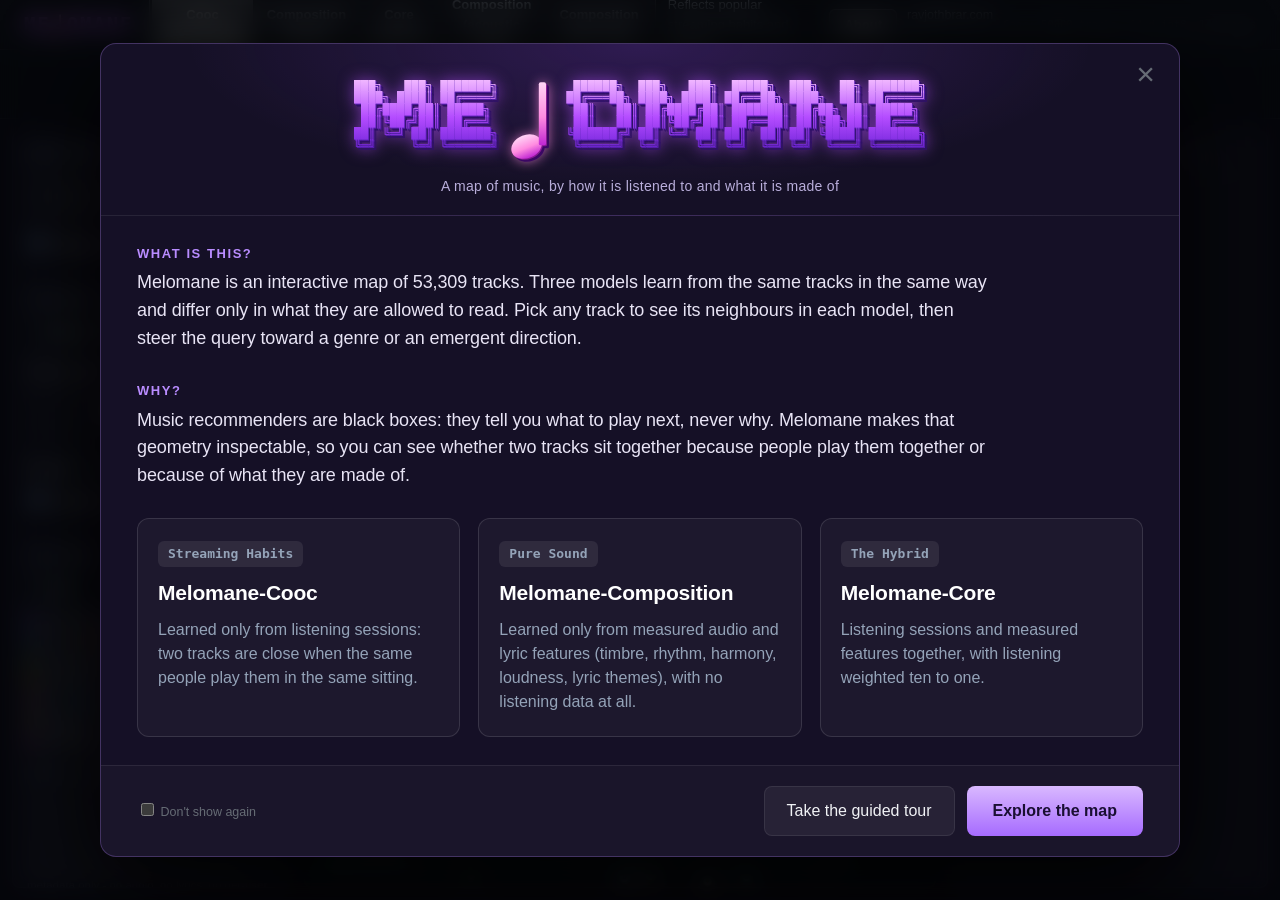
<file: site/index.html>
<!doctype html>
<html lang="en">
<head>
  <meta charset="utf-8">
  <meta name="viewport" content="width=device-width, initial-scale=1">
  <title>Melomane — a map of music</title>
  <meta name="theme-color" content="#1a0f33">
  <link rel="icon" href="favicon.svg" type="image/svg+xml">
  <meta name="description" content="Explore a music embedding where tracks are connected by what people listen to together and by what the tracks are made of, and steer it with spherical interpolation.">
  <link rel="canonical" href="https://ravjothbrar.com/melomane/">
  <meta property="og:type" content="website">
  <meta property="og:site_name" content="Melomane">
  <meta property="og:title" content="Melomane — a map of music">
  <meta property="og:description" content="Explore a music embedding where tracks are connected by what people listen to together and by what they are made of, and steer it with spherical interpolation.">
  <meta property="og:url" content="https://ravjothbrar.com/melomane/">
  <meta property="og:image" content="https://ravjothbrar.com/melomane/og.png">
  <meta property="og:image:width" content="1200">
  <meta property="og:image:height" content="630">
  <meta property="og:image:alt" content="Melomane: a colourful map of tens of thousands of tracks behind a purple pixel-block logo with a crotchet">
  <meta name="twitter:card" content="summary_large_image">
  <meta name="twitter:title" content="Melomane — a map of music">
  <meta name="twitter:description" content="Explore a music embedding where tracks are connected by what people listen to together and by what they are made of.">
  <meta name="twitter:image" content="https://ravjothbrar.com/melomane/og.png">
  <link rel="stylesheet" href="style.css">
</head>
<body>

  <!-- Large-screen gate: shown instead of the app on phones (see isPhoneLike in math.js); no data is fetched when it is shown -->
  <section id="device-gate" class="device-gate" hidden aria-labelledby="gate-title">
    <div class="gate-card">
      <span class="brand-title gate-brand" role="img" aria-label="Melomane"><span aria-hidden="true">ME</span><svg class="brand-note" viewBox="0 0 40 72" aria-hidden="true"><defs><linearGradient id="ng9" x1="0" y1="0" x2="0" y2="1"><stop offset="0" stop-color="#ffd6f6"/><stop offset=".55" stop-color="#ff8be0"/><stop offset="1" stop-color="#c026d3"/></linearGradient></defs><ellipse cx="15" cy="57" rx="13.5" ry="10" transform="rotate(-22 15 57)" fill="url(#ng9)"/><rect x="25.5" y="2" width="6.2" height="54" rx="1.6" fill="url(#ng9)"/></svg><span aria-hidden="true">OMANE</span></span>
      <h1 id="gate-title">Melomane needs a bigger screen</h1>
      <p>Melomane is an interactive map of tens of thousands of tracks, with labels and steering controls that do not fit on a phone. Open it on a <strong>tablet, laptop or desktop</strong> (an unfolded foldable works too).</p>
      <div class="gate-actions">
        <button id="gate-copy" type="button" class="btn-primary">Copy link to open on a bigger screen</button>
        <a class="gate-link" href="https://github.com/ravjothbrar/melomane" target="_blank" rel="noopener noreferrer">View the project on GitHub &rarr;</a>
      </div>
    </div>
  </section>

  <!-- Minimal Header (Cosmograph / Obsidian Style) -->
  <header class="top">
    <div class="brand">
      <span class="brand-title" role="img" aria-label="Melomane"><span aria-hidden="true">ME</span><svg class="brand-note" viewBox="0 0 40 72" aria-hidden="true"><defs><linearGradient id="ng3" x1="0" y1="0" x2="0" y2="1"><stop offset="0" stop-color="#ffd6f6"/><stop offset=".55" stop-color="#ff8be0"/><stop offset="1" stop-color="#c026d3"/></linearGradient></defs><ellipse cx="15" cy="57" rx="13.5" ry="10" transform="rotate(-22 15 57)" fill="url(#ng3)"/><rect x="25.5" y="2" width="6.2" height="54" rx="1.6" fill="url(#ng3)"/></svg><span aria-hidden="true">OMANE</span></span>
    </div>

    <!-- Model Switcher (Center) -->
    <div class="model-section">
      <div id="model-toggle" class="seg" role="radiogroup" aria-label="Model"></div>
      <div id="model-desc" class="model-desc"></div>
    </div>

    <!-- Actions (Right) -->
    <div class="top-actions">
      <button id="btn-open-guide" type="button" class="btn-top-about">About</button>
      <a href="https://ravjothbrar.com" target="_blank" rel="noopener noreferrer" class="creator-badge" title="Visit Ravjoth Brar's Website">ravjothbrar.com ↗</a>
      <span id="status" class="status" role="status" aria-live="polite"></span>
    </div>
  </header>

  <!-- Big Emphasised Search Bar (A Step Lower) -->
  <div class="search-strip">
    <div class="search-wrap">
      <div class="search-input-box">
        <svg class="search-icon" width="16" height="16" viewBox="0 0 24 24" fill="none" stroke="currentColor" stroke-width="2" stroke-linecap="round" stroke-linejoin="round" aria-hidden="true"><circle cx="11" cy="11" r="8"></circle><line x1="21" y1="21" x2="16.65" y2="16.65"></line></svg>
        <input id="seed-search" type="search" placeholder="Search tracks or artists…" autocomplete="off" aria-label="Search for a seed track">
        <span class="search-badge-kbd">/</span>
      </div>
      <ul id="seed-suggest" class="suggest" role="listbox" aria-label="Matching tracks"></ul>
    </div>
  </div>

  <!-- Minimal Floating Tour Pill -->
  <div id="tour-banner" class="tour-pill" hidden>
    <span id="tour-step-badge" class="tour-badge">Step 1 of 4</span>
    <span id="tour-step-title" style="display:none;"></span>
    <span id="tour-step-text" class="tour-text">Loading the guided tour…</span>
    <button id="tour-action-btn" type="button" class="btn-tour-action">Next →</button>
    <button id="tour-prev-btn" type="button" class="btn-tour-nav" style="display:none;">Back</button>
    <button id="tour-next-btn" type="button" class="btn-tour-nav" style="display:none;">Next</button>
    <button id="tour-exit-btn" type="button" class="btn-tour-close" aria-label="Close tutorial">&times;</button>
  </div>

  <div id="error" class="error" hidden></div>
  <noscript><p class="error">The explorer needs JavaScript and WebGL2.</p></noscript>

  <!-- Main 3-Column Interface -->
  <main id="app">
    <!-- Controls Column (Left) -->
    <aside class="panel controls" aria-label="Controls">
      <section>
        <h2>Seed Track</h2>
        <div id="seed-card" class="card muted">Click any point on the graph or search above.</div>
        <div class="row" style="margin-top: 10px;">
          <label class="check"><input id="show-artists" type="checkbox" checked> Floating Artist Labels</label>
        </div>
      </section>

      <section>
        <h2>Steering (SLERP)</h2>
        <div class="row">
          <select id="pole-select" aria-label="Pole to add"></select>
          <button id="pole-add" type="button" class="btn-subtle">+ Add</button>
        </div>
        <ul id="pole-chips" class="chips" aria-label="Selected poles"></ul>

        <label class="slider">
          <div class="slider-header">
            <span>Rotation Angle &theta;</span>
            <span class="slider-val"><output id="theta-out">30</output>&deg; <span id="theta-cos" class="muted"></span></span>
          </div>
          <div class="slider-desc" id="theta-desc">(Subtle Fusion)</div>
          <input id="theta" type="range" min="0" max="90" step="1" value="30" aria-label="Angle theta in degrees">
        </label>
        <div class="slider-ticks">
          <span>0&deg; Exact</span>
          <span>30&deg; Blend</span>
          <span>60&deg; Bold</span>
          <span>90&deg; Shift</span>
        </div>

        <div class="row" style="margin-top: 14px;">
          <label>Results <select id="k-select" aria-label="Number of results"><option>5</option><option selected>10</option><option>20</option><option>50</option></select></label>
          <label class="check"><input id="exclude-artist" type="checkbox" checked> Exclude same artist</label>
        </div>
      </section>

      <section>
        <h2>Color By</h2>
        <select id="color-by" aria-label="Colour points by">
          <option value="category">Genre</option>
          <option value="mode">Emergent Audio Mode (FastICA)</option>
          <option value="year">Release Year</option>
        </select>
        <div id="legend" class="legend"></div>
      </section>

      <div class="settings-attribution" style="margin-top: auto; padding-top: 14px; border-top: 1px solid var(--line);">
        <h2>Data & Licence</h2>
        <span id="attribution" class="attribution muted" style="font-size: 11.5px; line-height: 1.5; display: block;">Derived from Music4All-Onion (Moscati et al., CIKM 2022, doi:10.1145/3511808.3557656; Zenodo), licensed CC BY 4.0. Listening behaviour in that dataset is Last.fm-derived. This release contains derived embeddings and metadata only - no audio, no lyrics, no per-user data. Licence: CC BY 4.0.</span>
      </div>
    </aside>

    <!-- Center 2D UMAP Galaxy Stage (Cosmograph / Obsidian Style) -->
    <div id="stage" class="stage">
      <div id="splash" class="splash" aria-hidden="true"><div class="logo-wrap logo-sm" role="img" aria-label="Melomane"><pre class="logo" aria-hidden="true">██      ██  ██████████
████  ████  ██
██  ██  ██  ██
██  ██  ██  ████████
██      ██  ██
██      ██  ██
██      ██  ██████████</pre><svg class="logo-note" viewBox="0 0 40 72" aria-hidden="true"><defs><linearGradient id="ng2" x1="0" y1="0" x2="0" y2="1"><stop offset="0" stop-color="#ffd6f6"/><stop offset=".55" stop-color="#ff8be0"/><stop offset="1" stop-color="#c026d3"/></linearGradient></defs><ellipse cx="15" cy="57" rx="13.5" ry="10" transform="rotate(-22 15 57)" fill="url(#ng2)"/><rect x="25.5" y="2" width="6.2" height="54" rx="1.6" fill="url(#ng2)"/></svg><pre class="logo" aria-hidden="true">  ██████    ██      ██      ██      ██      ██  ██████████
██      ██  ████  ████    ██  ██    ████    ██  ██
██      ██  ██  ██  ██  ██      ██  ████    ██  ██
██      ██  ██  ██  ██  ██      ██  ██  ██  ██  ████████
██      ██  ██      ██  ██████████  ██    ████  ██
██      ██  ██      ██  ██      ██  ██    ████  ██
  ██████    ██      ██  ██      ██  ██      ██  ██████████</pre></div><span id="splash-msg">Loading the map…</span></div>
      <canvas id="map" role="img" aria-label="2-D map of tracks (UMAP, visualisation only)"></canvas>
      <canvas id="overlay" aria-hidden="true"></canvas>
      <div id="tooltip" class="tooltip" hidden></div>
      <div class="zoom">
        <button id="zoom-in" type="button" aria-label="Zoom in" title="Zoom in">+</button>
        <button id="zoom-out" type="button" aria-label="Zoom out" title="Zoom out">&minus;</button>
        <button id="zoom-reset" type="button" aria-label="Reset view" title="Reset view">&#8962;</button>
      </div>
      <div id="map-legend" class="map-legend" aria-label="Colour legend"></div>
      <div class="hint">Drag to navigate &bull; Scroll wheel to zoom &bull; Click any point to select</div>
    </div>

    <!-- Results Column (Right) -->
    <aside class="panel side" aria-label="Results">
      <div class="tabs" role="tablist">
        <button id="tab-results" role="tab" aria-selected="true" type="button">Steered Tracks</button>
        <button id="tab-modes" role="tab" aria-selected="false" type="button">Mode Atlas</button>
      </div>
      <div id="panel-results">
        <p id="results-head" class="muted" style="margin-top:0; font-size:12px;">No seed yet.</p>
        <ol id="results" class="results"></ol>
      </div>
      <div id="panel-modes" hidden>
        <input id="mode-filter" type="search" placeholder="Filter emergent modes..." aria-label="Filter modes">
        <ul id="mode-list" class="modes"></ul>
        <div id="mode-detail" class="card"></div>
      </div>
    </aside>
  </main>

  <!-- ===================================================================== -->
  <!-- MINIMALIST WELCOME & ABOUT MODAL                                     -->
  <!-- ===================================================================== -->
  <div id="welcome-modal" class="modal-backdrop">
    <div class="minimal-window" role="dialog" aria-modal="true" aria-labelledby="welcome-title">
      <button id="close-welcome" class="btn-close-window" aria-label="Close window">&times;</button>

      <div class="modal-brand">
        <div class="logo-wrap " role="img" aria-label="Melomane"><pre class="logo" aria-hidden="true">███╗   ███╗ ███████╗
████╗ ████║ ██╔════╝
██╔████╔██║ █████╗
██║╚██╔╝██║ ██╔══╝
██║ ╚═╝ ██║ ███████╗
╚═╝     ╚═╝ ╚══════╝</pre><svg class="logo-note" viewBox="0 0 40 72" aria-hidden="true"><defs><linearGradient id="ng1" x1="0" y1="0" x2="0" y2="1"><stop offset="0" stop-color="#ffd6f6"/><stop offset=".55" stop-color="#ff8be0"/><stop offset="1" stop-color="#c026d3"/></linearGradient></defs><ellipse cx="15" cy="57" rx="13.5" ry="10" transform="rotate(-22 15 57)" fill="url(#ng1)"/><rect x="25.5" y="2" width="6.2" height="54" rx="1.6" fill="url(#ng1)"/></svg><pre class="logo" aria-hidden="true"> ██████╗  ███╗   ███╗  █████╗  ███╗   ██╗ ███████╗
██╔═══██╗ ████╗ ████║ ██╔══██╗ ████╗  ██║ ██╔════╝
██║   ██║ ██╔████╔██║ ███████║ ██╔██╗ ██║ █████╗
██║   ██║ ██║╚██╔╝██║ ██╔══██║ ██║╚██╗██║ ██╔══╝
╚██████╔╝ ██║ ╚═╝ ██║ ██║  ██║ ██║ ╚████║ ███████╗
 ╚═════╝  ╚═╝     ╚═╝ ╚═╝  ╚═╝ ╚═╝  ╚═══╝ ╚══════╝</pre></div>
        <p id="welcome-title" class="logo-tag">A map of music, by how it is listened to and what it is made of</p>
      </div>

      <div class="modal-body">
        <section class="modal-section">
          <h3>What is this?</h3>
          <p>Melomane is an interactive map of <span data-fill="n_vocab">…</span> tracks. Three models learn from the same tracks in the same way and differ only in what they are allowed to read. Pick any track to see its neighbours in each model, then steer the query toward a genre or an emergent direction.</p>
        </section>

        <section class="modal-section">
          <h3>Why?</h3>
          <p>Music recommenders are black boxes: they tell you what to play next, never why. Melomane makes that geometry inspectable, so you can see whether two tracks sit together because people play them together or because of what they are made of.</p>
        </section>

        <div class="modal-models-grid">
          <div class="modal-model-card">
            <span class="model-pill">Streaming Habits</span>
            <strong class="model-card-title">Melomane-Cooc</strong>
            <p class="model-card-desc">Learned only from listening sessions: two tracks are close when the same people play them in the same sitting.</p>
          </div>
          <div class="modal-model-card">
            <span class="model-pill">Pure Sound</span>
            <strong class="model-card-title">Melomane-Composition</strong>
            <p class="model-card-desc">Learned only from measured audio and lyric features (timbre, rhythm, harmony, loudness, lyric themes), with no listening data at all.</p>
          </div>
          <div class="modal-model-card">
            <span class="model-pill">The Hybrid</span>
            <strong class="model-card-title">Melomane-Core</strong>
            <p class="model-card-desc">Listening sessions and measured features together, with listening weighted ten to one.</p>
          </div>
        </div>
      </div>

      <div class="window-footer">
        <label class="check" style="font-size: 12.5px; color: var(--muted); cursor: pointer;">
          <input id="dont-show-welcome" type="checkbox"> Don't show again
        </label>
        <div class="window-footer-right">
          <button id="btn-start-ts-demo" type="button" class="btn-subtle">Take the guided tour</button>
          <button id="btn-explore-now" type="button" class="btn-primary">Explore the map</button>
        </div>
      </div>
    </div>
  </div>

  <script type="module" src="explorer.js"></script>
</body>
</html>
</file>
<file: site/style.css>
:root {
  --bg: #0e0c18;
  --panel: rgba(24, 24, 40, 0.92);
  --panel-solid: #171b26;
  --panel-hover: #1e2330;
  --fg: #f0f2f5;
  --fg-dim: #9aa0a6;
  --muted: #666c75;
  --line: rgba(255, 255, 255, 0.08);
  --line-light: rgba(255, 255, 255, 0.15);
  --accent: #b98cff;
  --brand-1: #f0b6ff;
  --brand-2: #b44cff;
  --brand-3: #6b21d6;
  --brand-note: #ff8be0;
  --accent-fg: #08090c;
  --radius-sm: 5px;
  --radius: 8px;
  --radius-lg: 12px;
  --gap: 12px;
  --font-sans: -apple-system, BlinkMacSystemFont, "Segoe UI", Roboto, "Inter", sans-serif;
  --font-mono: ui-monospace, "SF Mono", "JetBrains Mono", Menlo, Consolas, monospace;
  color-scheme: dark;
}

* { box-sizing: border-box; }
html, body {
  height: 100%;
  margin: 0;
  padding: 0;
  background: var(--bg);
  color: var(--fg);
  font: 14px/1.5 var(--font-sans);
  -webkit-font-smoothing: antialiased;
}

body {
  display: flex;
  flex-direction: column;
  overflow: hidden;
}

/* Scrollbars */
::-webkit-scrollbar { width: 5px; height: 5px; }
::-webkit-scrollbar-track { background: transparent; }
::-webkit-scrollbar-thumb { background: rgba(255, 255, 255, 0.12); border-radius: 3px; }
::-webkit-scrollbar-thumb:hover { background: rgba(255, 255, 255, 0.24); }

/* Typography */
h1 { font-size: 16px; font-weight: 700; margin: 0; letter-spacing: -0.2px; }
h2 { font-size: 12px; font-weight: 700; text-transform: uppercase; letter-spacing: .08em; color: #94a3b8; margin: 0 0 8px; }
.muted { color: var(--muted); }

/* Top Header (Cosmograph / Obsidian Minimalist Style - Bright & Emphasised) */
.top {
  display: flex;
  align-items: center;
  justify-content: space-between;
  gap: 16px;
  padding: 8px 24px;
  background: #11141c;
  border-bottom: 1px solid var(--line);
  z-index: 25;
  height: 50px;
}
.brand {
  display: flex;
  align-items: baseline;
  gap: 8px;
  white-space: nowrap;
}
.brand-title {
  font-size: 18px;
  font-weight: 700;
  color: #fff;
  letter-spacing: -0.3px;
}

/* Model Toggle Segmented Control */
.model-section {
  display: flex;
  align-items: center;
  gap: 12px;
}
.seg {
  display: inline-flex;
  background: rgba(255, 255, 255, 0.06);
  border: 1px solid rgba(255, 255, 255, 0.16);
  border-radius: 6px;
  padding: 2px;
}
.seg button {
  border: 0;
  border-radius: 4px;
  background: transparent;
  color: #cbd5e1;
  font-size: 13px;
  font-weight: 600;
  padding: 5px 14px;
  cursor: pointer;
  transition: all 0.15s ease;
}
.seg button:hover {
  color: #fff;
}
.seg button[aria-checked="true"] {
  background: rgba(255, 255, 255, 0.22);
  color: #fff;
  font-weight: 700;
  box-shadow: 0 1px 4px rgba(0, 0, 0, 0.4);
}
.model-desc {
  font-size: 13px;
  font-weight: 500;
  color: #cbd5e1;
}

/* Dedicated Search Strip (A Step Lower - Bright Outline & Emphasised) */
.search-strip {
  display: flex;
  justify-content: center;
  align-items: center;
  padding: 10px 20px;
  background: #0d1017;
  border-bottom: 1px solid var(--line);
  z-index: 24;
}
.search-wrap {
  position: relative;
  width: 100%;
  max-width: 680px;
}
.search-input-box {
  width: 100%;
  height: 48px;
  display: flex;
  align-items: center;
  gap: 12px;
  background: rgba(26, 31, 44, 0.96);
  border: 1.5px solid rgba(255, 255, 255, 0.28);
  border-radius: 10px;
  padding: 0 18px;
  box-shadow: 0 0 16px rgba(185, 140, 255, 0.12), 0 4px 20px rgba(0, 0, 0, 0.7);
  transition: all 0.18s ease;
}
.search-input-box:hover {
  border-color: rgba(255, 255, 255, 0.8);
  box-shadow: 0 0 22px rgba(185, 140, 255, 0.22), 0 4px 24px rgba(0, 0, 0, 0.8);
}
.search-input-box:focus-within {
  border-color: #b98cff;
  background: #101524;
  box-shadow: 0 0 0 3px rgba(185, 140, 255, 0.35), 0 0 28px rgba(185, 140, 255, 0.4);
}
.search-icon {
  color: #94a3b8;
  flex-shrink: 0;
  width: 18px;
  height: 18px;
}
.search-input-box:focus-within .search-icon {
  color: #b98cff;
}
input[type="search"] {
  flex: 1;
  background: transparent;
  border: 0;
  outline: none;
  color: #fff;
  font-size: 15px;
  font-weight: 500;
  letter-spacing: -0.1px;
}
input[type="search"]::placeholder { color: #828a99; }
.search-badge-kbd {
  font-size: 12px;
  font-family: var(--font-mono);
  background: rgba(255, 255, 255, 0.12);
  border: 1px solid rgba(255, 255, 255, 0.22);
  border-radius: 5px;
  padding: 2px 8px;
  color: #fff;
  font-weight: 600;
}

/* Autocomplete Suggest Dropdown */
.suggest {
  position: absolute;
  top: calc(100% + 6px);
  left: 0;
  right: 0;
  background: #181c28;
  border: 1px solid rgba(255, 255, 255, 0.16);
  border-radius: 10px;
  box-shadow: 0 20px 50px rgba(0, 0, 0, 0.9);
  max-height: 380px;
  overflow-y: auto;
  z-index: 100;
  list-style: none;
  margin: 0;
  padding: 6px;
}
.suggest li button {
  width: 100%;
  text-align: left;
  background: transparent;
  border: 0;
  border-radius: 4px;
  padding: 6px 8px;
  font-size: 12px;
  color: var(--fg);
  cursor: pointer;
  display: block;
}
.suggest li button:hover {
  background: rgba(255, 255, 255, 0.08);
  color: #fff;
}

/* Top Actions */
.top-actions {
  display: flex;
  align-items: center;
  gap: 10px;
  margin-left: auto;
}
.btn-top-about {
  background: rgba(255, 255, 255, 0.1);
  border: 1px solid rgba(255, 255, 255, 0.28);
  color: #fff;
  font-size: 13px;
  font-weight: 600;
  padding: 5px 14px;
  border-radius: 6px;
  cursor: pointer;
  transition: all 0.15s ease;
}
.btn-top-about:hover {
  background: rgba(255, 255, 255, 0.2);
  border-color: rgba(255, 255, 255, 0.5);
  color: #fff;
}
.btn-nav {
  background: rgba(255, 255, 255, 0.05);
  border: 1px solid var(--line);
  color: var(--fg-dim);
  font-size: 12px;
  padding: 4px 10px;
  border-radius: 6px;
  cursor: pointer;
}
.btn-nav:hover {
  background: rgba(255, 255, 255, 0.09);
  color: #fff;
  border-color: var(--line-light);
}
.btn-ghost {
  background: transparent;
  border: 0;
  color: #cbd5e1;
  font-size: 12px;
  cursor: pointer;
  padding: 4px 8px;
}
.btn-ghost:hover { color: #fff; }
.creator-badge {
  font-size: 12.5px;
  text-decoration: none;
  color: #cbd5e1;
  font-weight: 500;
  transition: color 0.15s ease;
}
.creator-badge:hover { color: #fff; }
.status {
  font-size: 10.5px;
  font-family: var(--font-mono);
  color: var(--muted);
  white-space: nowrap;
}

/* Floating Tour Pill (Minimal Cosmograph Player Style) */
.tour-pill {
  position: absolute;
  top: 118px;
  left: 50%;
  transform: translateX(-50%);
  background: rgba(14, 16, 22, 0.96);
  backdrop-filter: blur(16px);
  -webkit-backdrop-filter: blur(16px);
  border: 1px solid rgba(255, 255, 255, 0.18);
  border-radius: 24px;
  padding: 6px 14px;
  display: flex;
  align-items: center;
  gap: 10px;
  font-size: 12px;
  box-shadow: 0 8px 30px rgba(0, 0, 0, 0.7);
  z-index: 20;
}
.tour-pill[hidden] {
  display: none !important;
}
.tour-badge {
  background: rgba(255, 255, 255, 0.1);
  color: #fff;
  font-size: 10px;
  font-family: var(--font-mono);
  font-weight: 600;
  padding: 2px 6px;
  border-radius: 10px;
}
.tour-text {
  color: #e2e8f0;
}
.btn-tour-action {
  background: #fff;
  color: #000;
  border: 0;
  border-radius: 14px;
  font-size: 11px;
  font-weight: 600;
  padding: 4px 10px;
  cursor: pointer;
}
.btn-tour-action:hover {
  background: #e2e8f0;
}
.btn-tour-close {
  background: transparent;
  border: 0;
  color: var(--muted);
  font-size: 15px;
  cursor: pointer;
  padding: 0 4px;
  line-height: 1;
}
.btn-tour-close:hover { color: #fff; }

/* Main Layout */
main {
  flex: 1;
  min-height: 0;
  display: grid;
  grid-template-columns: 280px minmax(0, 1fr) 320px;
  gap: var(--gap);
  padding: var(--gap);
}

/* Side Panels */
.panel {
  background: var(--panel);
  border: 1px solid var(--line);
  border-radius: var(--radius);
  padding: 12px 14px;
  overflow-y: auto;
  min-height: 0;
  display: flex;
  flex-direction: column;
}
.panel section + section {
  margin-top: 14px;
  padding-top: 14px;
  border-top: 1px solid var(--line);
}

/* Card */
.card {
  background: rgba(255, 255, 255, 0.03);
  border: 1px solid var(--line);
  border-radius: var(--radius-sm);
  padding: 8px 10px;
  font-size: 12px;
}
.card strong {
  display: block;
  font-size: 13px;
  color: #fff;
  margin-bottom: 2px;
}

/* Steer Slider */
.slider { display: block; margin: 8px 0 4px; }
.slider-header { display: flex; justify-content: space-between; font-size: 12px; font-weight: 500; }
.slider-val { font-family: var(--font-mono); color: #fff; font-weight: 600; }
.slider-desc { color: var(--muted); font-size: 11px; margin-top: 2px; }
input[type="range"] {
  -webkit-appearance: none;
  appearance: none;
  width: 100%;
  height: 4px;
  border-radius: 2px;
  background: rgba(255, 255, 255, 0.1);
  outline: none;
  margin: 8px 0;
}
input[type="range"]::-webkit-slider-thumb {
  -webkit-appearance: none;
  appearance: none;
  width: 13px;
  height: 13px;
  border-radius: 50%;
  background: #fff;
  cursor: pointer;
}
.slider-ticks {
  display: flex;
  justify-content: space-between;
  font-size: 10px;
  color: var(--muted);
  font-family: var(--font-mono);
}

/* Inputs & Form Rows */
.row { display: flex; gap: 6px; align-items: center; margin: 6px 0; flex-wrap: wrap; }
.row select { flex: 1; min-width: 0; }
button {
  font: inherit;
  color: var(--fg);
  background: rgba(255, 255, 255, 0.04);
  border: 1px solid var(--line);
  border-radius: var(--radius-sm);
  padding: 5px 8px;
  font-size: 12px;
  cursor: pointer;
  transition: all 0.15s ease;
}
button:hover {
  background: rgba(255, 255, 255, 0.08);
  border-color: var(--line-light);
}

select {
  font: inherit;
  color: #f1f5f9;
  background: #141722;
  border: 1px solid rgba(255, 255, 255, 0.18);
  border-radius: var(--radius-sm);
  padding: 6px 10px;
  font-size: 12px;
  cursor: pointer;
  outline: none;
  transition: all 0.15s ease;
}
select:hover {
  border-color: rgba(255, 255, 255, 0.3);
  background: #181d2a;
}
select:focus {
  border-color: rgba(185, 140, 255, 0.7);
  box-shadow: 0 0 0 2px rgba(185, 140, 255, 0.15);
}
optgroup {
  background: #1c2130;
  color: #b98cff;
  font-weight: 700;
  font-size: 11px;
  padding: 4px 6px;
}
option {
  background: #141722;
  color: #f1f5f9;
  font-size: 12px;
  padding: 6px 10px;
}
option:hover, option:focus, option:checked {
  background: #252c3e;
  color: #ffffff;
}
.btn-subtle {
  background: rgba(255, 255, 255, 0.06);
  border: 1px solid var(--line);
}
.btn-primary {
  background: linear-gradient(180deg, #d9b8ff, #a66bff);
  color: #1a0f33;
  font-weight: 600;
  border: 0;
}
.btn-primary:hover {
  filter: brightness(1.08);
}

/* Selected Poles Chips */
.chips { list-style: none; margin: 6px 0 0; padding: 0; display: flex; flex-direction: column; gap: 4px; }
.chips li {
  display: flex;
  gap: 6px;
  align-items: center;
  justify-content: space-between;
  background: rgba(255, 255, 255, 0.03);
  border: 1px solid var(--line);
  border-radius: 4px;
  padding: 4px 6px;
  font-size: 11.5px;
}
.chips input[type="number"] {
  width: 4em;
  background: rgba(0, 0, 0, 0.3);
  border: 1px solid var(--line);
  color: var(--fg);
  border-radius: 3px;
  padding: 2px 4px;
  font-family: var(--font-mono);
}

/* 2D Stage / Canvas (Obsidian & Cosmograph Void Style) */
.stage {
  position: relative;
  min-height: 380px;
  border: 1px solid var(--line);
  border-radius: var(--radius);
  /* soft pool of light behind the map: the point bloom is drawn additively on top of this */
  background:
    radial-gradient(ellipse 70% 62% at 50% 46%, rgba(66, 82, 138, 0.30) 0%, rgba(40, 50, 84, 0.16) 42%, rgba(0, 0, 0, 0) 78%),
    linear-gradient(180deg, #151926 0%, #0e1119 100%);
  overflow: hidden;
}
canvas { display: block; width: 100%; height: 100%; touch-action: none; }
canvas#map { cursor: grab; }
canvas#map.dragging { cursor: grabbing; }
canvas#overlay { position: absolute; top: 0; left: 0; width: 100%; height: 100%; pointer-events: none; z-index: 2; }

/* Tooltip & Zoom Controls */
.tooltip {
  position: absolute;
  pointer-events: none;
  padding: 5px 8px;
  font-size: 11.5px;
  background: rgba(24, 28, 40, 0.96);
  border: 1px solid var(--line-light);
  color: var(--fg);
  border-radius: 8px;
  max-width: 320px;
  z-index: 10;
  backdrop-filter: blur(8px);
}
.zoom {
  position: absolute;
  right: 10px;
  top: 10px;
  display: flex;
  flex-direction: column;
  gap: 4px;
  z-index: 5;
}
.zoom button {
  width: 28px;
  height: 28px;
  display: flex;
  align-items: center;
  justify-content: center;
  background: rgba(30, 35, 50, 0.88);
  border: 1px solid var(--line-light);
  border-radius: 7px;
  font-size: 14px;
  padding: 0;
  backdrop-filter: blur(6px);
}
.zoom button:hover { background: rgba(52, 60, 84, 0.95); }

/* On-map legend (bottom-left): the biggest genres, same colours as the points */
.map-legend {
  position: absolute;
  left: 12px;
  bottom: 12px;
  display: flex;
  flex-wrap: wrap;
  align-items: center;
  gap: 4px 12px;
  max-width: min(520px, calc(100% - 90px));
  padding: 7px 12px;
  font-size: 11.5px;
  color: #cfd6e6;
  background: rgba(20, 24, 36, 0.78);
  border: 1px solid var(--line);
  border-radius: 10px;
  backdrop-filter: blur(8px);
  -webkit-backdrop-filter: blur(8px);
  pointer-events: none;
  z-index: 4;
}
.map-legend b { font-size: 10px; letter-spacing: .09em; text-transform: uppercase; color: #8f9ab3; font-weight: 700; }
.map-legend span { display: inline-flex; align-items: center; gap: 6px; }
.map-legend i { width: 8px; height: 8px; border-radius: 50%; display: inline-block; }
.map-legend .ramp { width: 70px; height: 7px; border-radius: 4px; background: linear-gradient(90deg, #440154, #3b528b, #21918c, #5ec962, #fde725); }
.hint {
  position: absolute;
  top: 12px;
  left: 50%;
  transform: translateX(-50%);
  font-size: 11px;
  color: var(--muted);
  pointer-events: none;
  white-space: nowrap;
}

/* Results Panel */
.tabs { display: flex; gap: 4px; margin-bottom: 8px; border-bottom: 1px solid var(--line); padding-bottom: 6px; }
.tabs button {
  flex: 1;
  border: 0;
  background: transparent;
  color: var(--muted);
  font-size: 11.5px;
  padding: 4px;
  border-radius: 4px;
}
.tabs button[aria-selected="true"] {
  background: rgba(255, 255, 255, 0.08);
  color: #fff;
  font-weight: 600;
}
.results { list-style: none; margin: 0; padding: 0; display: flex; flex-direction: column; gap: 6px; }
.results li {
  background: rgba(255, 255, 255, 0.02);
  border: 1px solid var(--line);
  border-radius: 6px;
  padding: 6px 8px;
  transition: all 0.12s ease;
}
.results li:hover {
  background: rgba(255, 255, 255, 0.05);
  border-color: var(--line-light);
}
.results .name {
  border: 0;
  background: none;
  padding: 0;
  text-align: left;
  font-weight: 600;
  color: #fff;
  font-size: 12px;
  display: block;
  margin-bottom: 2px;
}
.results .meta { font-size: 11px; color: var(--muted); font-family: var(--font-mono); margin-bottom: 4px; display: block; }
.results .links { font-size: 11px; color: var(--muted); display: flex; gap: 8px; }
.results .links a { color: var(--fg-dim); text-decoration: none; }
.results .links a:hover { color: #fff; text-decoration: underline; }

/* Mode Atlas */
.modes { list-style: none; margin: 6px 0 0; padding: 0; display: flex; flex-direction: column; gap: 3px; max-height: 260px; overflow-y: auto; }
.modes li button { width: 100%; text-align: left; font-size: 11.5px; padding: 5px 6px; border-radius: 4px; background: rgba(255, 255, 255, 0.02); }
.modes li button:hover { background: rgba(255, 255, 255, 0.06); color: #fff; }

/* Legend */
.legend { display: flex; flex-wrap: wrap; gap: 4px 8px; margin-top: 8px; font-size: 11px; }
.legend i { display: inline-block; width: 8px; height: 8px; border-radius: 50%; margin-right: 5px; }
.legend .ramp { display: inline-block; width: 90px; height: 7px; border-radius: 4px; background: linear-gradient(90deg, #440154, #3b528b, #21918c, #5ec962, #fde725); }
.suggest li.empty { padding: 8px 10px; font-size: 12px; color: var(--muted); }

/* ========================================================================= */
/* MINIMALIST WELCOME MODAL (Benji / Linear / WorkOS dialog style)            */
/* ========================================================================= */
.modal-backdrop {
  position: fixed;
  top: 0; left: 0; width: 100vw; height: 100vh;
  background: rgba(3, 4, 7, 0.75);
  backdrop-filter: blur(12px);
  -webkit-backdrop-filter: blur(12px);
  display: flex;
  align-items: center;
  justify-content: center;
  z-index: 99999;
  padding: 16px;
}
.modal-backdrop[hidden] { display: none; }

.minimal-window {
  position: relative;
  width: min(1080px, 95vw);
  background: #151026;
  border: 1px solid rgba(185, 140, 255, 0.28);
  border-radius: 16px;
  box-shadow: 0 30px 100px rgba(0, 0, 0, 0.95);
  display: flex;
  flex-direction: column;
  overflow: hidden;
  animation: windowFadeIn 0.18s ease-out;
}
@keyframes windowFadeIn {
  0% { transform: scale(0.97); opacity: 0; }
  100% { transform: scale(1); opacity: 1; }
}

/* Retro purple pixel-block wordmark (every pixel is two full-block characters, so the glyphs stay crisp and legible: round O, pointed A).
   The crotchet is a vector standing in for the L.  Depth comes from stacked offset drop-shadows rather than box-drawing outlines. */
.logo {
  margin: 0;
  font: 700 1em/1 "Cascadia Mono", "SF Mono", Consolas, "Liberation Mono", monospace;
  white-space: pre;
  background: linear-gradient(180deg, var(--brand-1) 0%, var(--brand-2) 52%, var(--brand-3) 100%);
  -webkit-background-clip: text;
  background-clip: text;
  color: transparent;
  filter: drop-shadow(.1em .1em 0 #5b21b6) drop-shadow(.2em .2em 0 #2e1065) drop-shadow(0 0 .6em rgba(180, 76, 255, 0.55));
  user-select: none;
}
.logo-wrap { display: inline-flex; align-items: flex-start; justify-content: center; gap: .9em; font-size: clamp(4.6px, 1.45vw, 12px); line-height: 1; }
.logo-note { height: 7em; width: 3.9em; flex: none;
  filter: drop-shadow(.1em .1em 0 #86198f) drop-shadow(.2em .2em 0 #3b0764) drop-shadow(0 0 .5em rgba(255, 139, 224, 0.65)); }
.logo-wrap.logo-sm { font-size: clamp(4px, 1.2vw, 9px); }
.modal-brand { padding: 30px 36px 18px; text-align: center; border-bottom: 1px solid var(--line);
  background: radial-gradient(ellipse 60% 120% at 50% 0%, rgba(150, 70, 255, 0.20), rgba(0, 0, 0, 0) 70%); }
.logo-tag { margin: 12px 0 0; font-size: 14px; color: #b9aedb; letter-spacing: .02em; }

.modal-section h3 { margin: 0 0 6px; font-size: 13px; letter-spacing: .12em; text-transform: uppercase; color: var(--accent); font-weight: 700; }
.modal-section p { margin: 0; color: #e8e4f5; font-size: 18px; line-height: 1.55; letter-spacing: -0.1px; }
.modal-section { max-width: 860px; }

/* Brand wordmark in the header: ME + crotchet + OMANE, same gradient */
.brand-title {
  display: inline-flex; align-items: center; gap: 1px;
  font: 800 19px/1 "Cascadia Mono", "SF Mono", Consolas, monospace; letter-spacing: .1em;
  background: linear-gradient(180deg, var(--brand-1), var(--brand-2) 60%, var(--brand-3)); -webkit-background-clip: text; background-clip: text; color: transparent;
  filter: drop-shadow(0 0 6px rgba(180, 76, 255, 0.5));
}
.brand-note { width: .6em; height: 1.08em; fill: var(--brand-note); margin: 0 .12em 0 .02em; align-self: center; filter: drop-shadow(0 0 4px rgba(255, 139, 224, 0.7)); }

/* Loading splash */
.splash { position: absolute; inset: 0; z-index: 6; display: flex; flex-direction: column; align-items: center; justify-content: center; gap: 16px;
  background: linear-gradient(180deg, #151026, #0d0a18); transition: opacity .35s ease; }
.splash.done { opacity: 0; pointer-events: none; }
.splash span { font-size: 12px; color: #a99bd0; font-family: var(--font-mono); }
.btn-close-window {
  position: absolute; top: 10px; right: 14px; z-index: 2;
  background: transparent;
  border: 0;
  color: var(--muted);
  font-size: 32px;
  cursor: pointer;
  padding: 4px 10px;
  line-height: 1;
}
.btn-close-window:hover { color: #fff; }

.modal-body {
  padding: 28px 36px;
  display: flex;
  flex-direction: column;
  gap: 28px;
  max-height: 75vh;
  overflow-y: auto;
}

/* 3-Column Models Grid */
.modal-models-grid {
  display: grid;
  grid-template-columns: repeat(3, 1fr);
  gap: 18px;
}
.modal-model-card {
  background: rgba(255, 255, 255, 0.035);
  border: 1px solid rgba(255, 255, 255, 0.12);
  border-radius: 12px;
  padding: 22px 20px;
  display: flex;
  flex-direction: column;
  gap: 10px;
}
.model-pill {
  font-size: 13px;
  font-family: var(--font-mono);
  font-weight: 600;
  color: #94a3b8;
  background: rgba(255, 255, 255, 0.08);
  padding: 3px 10px;
  border-radius: 6px;
  align-self: flex-start;
}
.model-card-title {
  font-size: 21px;
  color: #fff;
  font-weight: 700;
  letter-spacing: -0.2px;
}
.model-card-desc {
  font-size: 16px;
  color: #94a3b8;
  margin: 0;
  line-height: 1.5;
}

.window-footer {
  display: flex;
  align-items: center;
  justify-content: space-between;
  padding: 20px 36px;
  background: rgba(255, 255, 255, 0.02);
  border-top: 1px solid var(--line);
}
.window-footer .check {
  font-size: 16px;
  color: var(--muted);
}
.window-footer-right {
  display: flex;
  gap: 12px;
}
.window-footer-right .btn-subtle {
  font-size: 16px;
  padding: 12px 22px;
  border-radius: 8px;
  font-weight: 500;
}
.window-footer-right .btn-primary {
  font-size: 16px;
  padding: 12px 26px;
  border-radius: 8px;
  font-weight: 600;
}

/* Responsive */
@media (max-width: 900px) {
  body { height: auto; overflow: auto; }
  main { grid-template-columns: 1fr; }
  .stage { height: 60vh; }
  .modal-models-grid { grid-template-columns: 1fr; }
  .modal-section p { font-size: 16px; }
  .modal-brand { padding: 22px 16px 14px; }
  .modal-body { padding: 20px 18px; }
}

/* Phones: header wraps, model switcher spans the width, pop-up stacks and scrolls inside the viewport */
@media (max-width: 700px) {
  .top { flex-wrap: wrap; height: auto; padding: 8px 12px; gap: 8px; }
  .model-section { order: 3; width: 100%; }
  .model-desc, .top-actions .status { display: none; }
  .seg { width: 100%; }
  .seg button { flex: 1; padding: 6px 4px; font-size: 12px; }
  .search-strip { padding: 8px 12px; }
  .search-input-box { height: 42px; padding: 0 12px; }
  .tour-pill { top: auto; bottom: 12px; left: 12px; right: 12px; transform: none; flex-wrap: wrap; border-radius: 14px; }
  .modal-backdrop { align-items: flex-start; padding: 8px; }
  .minimal-window { width: 100%; max-height: calc(100vh - 16px); }
  .modal-body { flex: 1 1 auto; max-height: none; min-height: 0; }
  .window-footer { flex-direction: column; align-items: stretch; gap: 12px; padding: 14px 16px; }
  .window-footer-right { flex-direction: column; }
  .window-footer-right button { width: 100%; font-size: 15px; padding: 12px 16px; }
  .map-legend { max-width: calc(100% - 24px); }
  .stage { order: -1; height: 64vh; min-height: 340px; }          /* the map first, controls and results below it */
}


/* Large-screen gate (phones): replaces the whole app */
.device-gate { position: fixed; inset: 0; z-index: 100000; display: flex; align-items: center; justify-content: center; padding: 24px; text-align: center;
  background: radial-gradient(ellipse 80% 60% at 50% 0%, rgba(150, 70, 255, 0.28), rgba(0, 0, 0, 0) 70%), #120c22; }
.device-gate[hidden] { display: none; }
.gate-card { max-width: 440px; }
.gate-brand { font-size: 26px; margin-bottom: 22px; }
.gate-card h1 { font-size: 22px; margin: 0 0 12px; letter-spacing: -.2px; }
.gate-card p { color: #cfc8e6; font-size: 16px; line-height: 1.55; margin: 0 0 22px; }
.gate-actions { display: flex; flex-direction: column; gap: 14px; align-items: stretch; }
.gate-actions .btn-primary { font-size: 16px; padding: 14px 18px; border-radius: 10px; font-weight: 600; }
.gate-link { color: var(--accent); text-decoration: none; font-size: 15px; }
.gate-link:hover { text-decoration: underline; }
body.gated > *:not(.device-gate):not(script) { display: none !important; }
</file>
